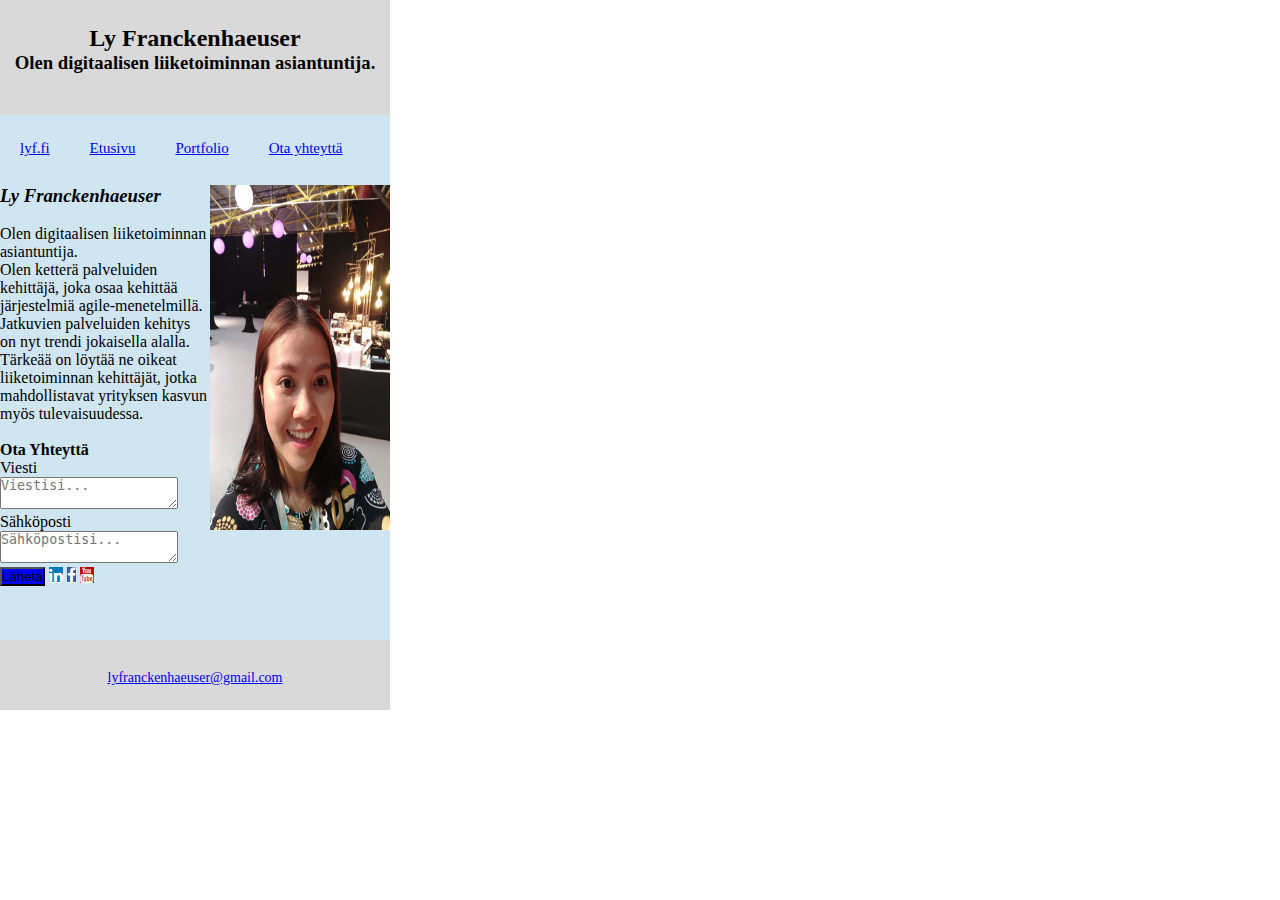
<file: etu.html>
<!DOCTYPE html>
<html lang="en">
<head>
    <meta charset="UTF-8">
    <meta name="viewport" content="width=device-width,initial-scale=1.0">
    <title></Franckenhaeuser></title>
     <link rel="stylesheet" href="style.css">
     <link rel="stylesheet" href="https://cdnjs.cloudflare.com/ajax/libs/font-awesome/4.7.0/css/font-awesome.min.css">
</head>
<body>
    
    <div class="header">
        <h2>Ly Franckenhaeuser</h2>
        <h3>Olen digitaalisen liiketoiminnan asiantuntija.</h3>
    </div>
    <div class="header_navigation">
        <nav class="header_navigation">
            <ul>
                <li><a href="index1.html" target="_blank">lyf.fi</a></li>
                <li><a href="etu.html" target="_blank">Etusivu</a></li>
                <li><a href="portfolio.html" target="_blank">Portfolio</a></li>
                <li><a href="ota.html" target="_blank">Ota yhteyttä</a></li>
            </ul>
        </nav>
    </div>
    
  
   
    <div class="content">
        <img src="Ly-kuva.jpg" alt=""></a>
        
        <h3><i>Ly Franckenhaeuser</i></h3>
            <br>
            <p>Olen digitaalisen liiketoiminnan asiantuntija. </p>
            <p>Olen ketterä palveluiden kehittäjä, joka osaa kehittää järjestelmiä agile-menetelmillä.</p>
            <p>Jatkuvien palveluiden kehitys on nyt trendi jokaisella alalla. </p>
            <p>Tärkeää on löytää ne oikeat liiketoiminnan kehittäjät, jotka mahdollistavat yrityksen kasvun myös tulevaisuudessa.</p>          
        <br>
            <h4> Ota Yhteyttä</h4>
            <form action=""method="">
               <label for="Viesti">Viesti</label>
                <br>
                <textarea name="Viesti" id ="Viestisi" placeholder="Viestisi..."></textarea>
                <br/>
                <lable for ="Sähköpostisi">Sähköposti</lable>
                <br>
                <textarea name="Sähköposti" id ="Sähköpostisi" placeholder="Sähköpostisi..."></textarea>
                
                <br/>
                <button type="submit" value="submit">Lähetä</button>
                <a href="#" class="fa fa-linkedin"></a>
                <a href="#" class="fa fa-facebook"></a>
                <a href="#" class="fa fa-youtube"></a>
                
            </form>
    </div>
    <div class="footer">
        <p><a href="mailto:lyfranckenhaeuser@gmail.com">lyfranckenhaeuser@gmail.com</a></p>
    </div>

</body>
</html>
</file>
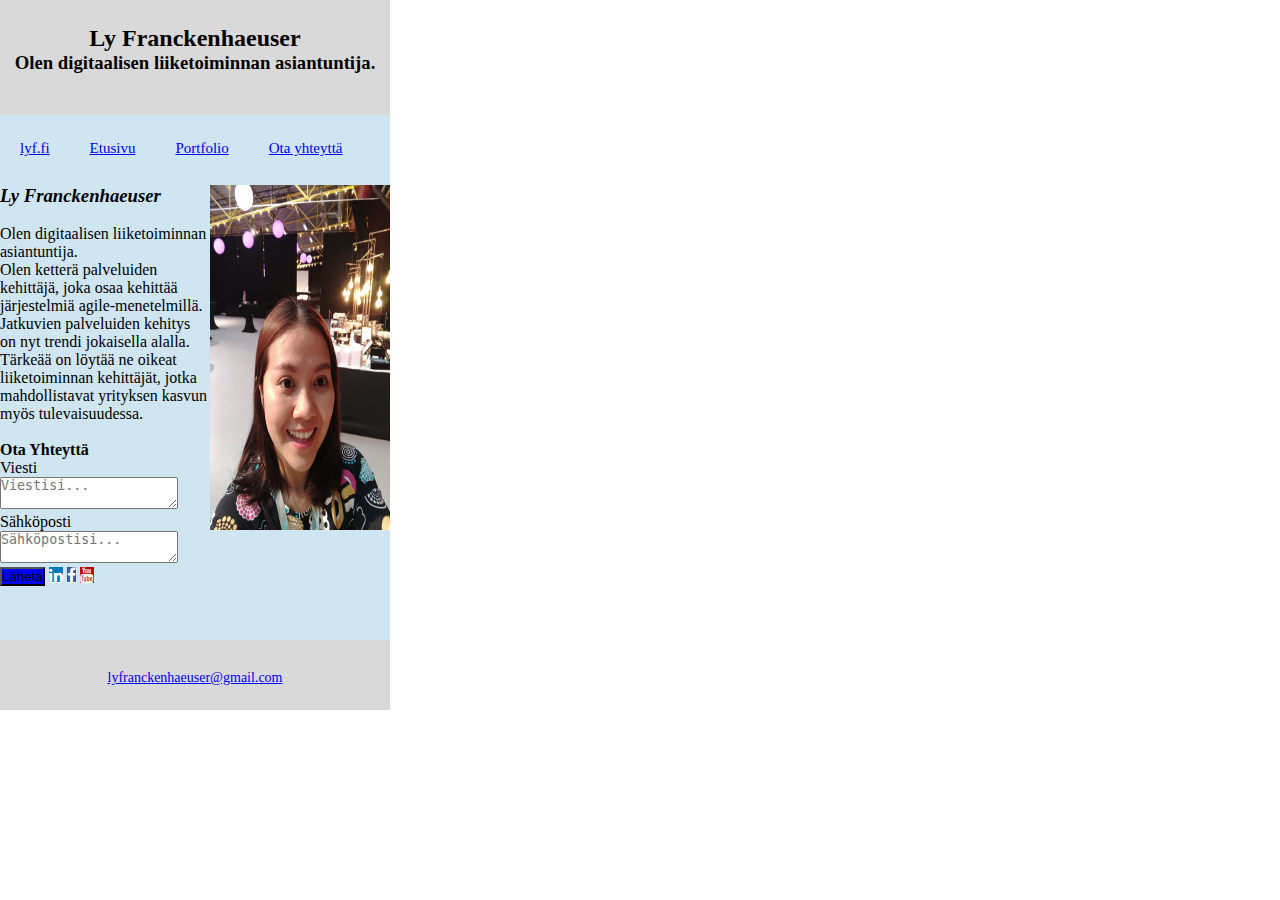
<file: index1.html>
<!DOCTYPE html>
<html lang="en">
<head>
    <meta charset="UTF-8">
    <meta name="viewport" content="width=device-width, initial-scale=1.0">
    <title>Document</title>
    <link rel="stylesheet" href="style.css">
    <link rel="stylesheet" href="https://cdnjs.cloudflare.com/ajax/libs/font-awesome/4.7.0/css/font-awesome.min.css">
</head>
<body>
    <div class="header">
        <h2>Ly Franckenhaeuser</h2>
        <h3>Olen digitaalisen liiketoiminnan asiantuntija.</h3>
    </div>
    <div class="header_navigation">
        <nav class="header_navigation">
            <ul>
                <li><a href="index1.html" target="_blank">lyf.fi</a></li>
                <li><a href="etu.html" target="_blank">Etusivu</a></li>
                <li><a href="portfolio.html" target="_blank">Portfolio</a></li>
                <li><a href="ota.html" target="_blank">Ota yhteyttä</a></li>
            </ul>
        </nav>
    </div>
    
  
   
    <div class="content">
        <img src="Ly-kuva.jpg" alt=""></a>
        
        <h3><i>Ly Franckenhaeuser</i></h3>
            <br>
            <p>Olen digitaalisen liiketoiminnan asiantuntija. </p>
            <p>Olen ketterä palveluiden kehittäjä, joka osaa kehittää järjestelmiä agile-menetelmillä.</p>
            <p>Jatkuvien palveluiden kehitys on nyt trendi jokaisella alalla. </p>
            <p>Tärkeää on löytää ne oikeat liiketoiminnan kehittäjät, jotka mahdollistavat yrityksen kasvun myös tulevaisuudessa.</p>          
        <br>
            <h4> Ota Yhteyttä</h4>
            <form action=""method="">
               <label for="Viesti">Viesti</label>
                <br>
                <textarea name="Viesti" id ="Viestisi" placeholder="Viestisi..."></textarea>
                <br/>
                <lable for ="Sähköpostisi">Sähköposti</lable>
                <br>
                <textarea name="Sähköposti" id ="Sähköpostisi" placeholder="Sähköpostisi..."></textarea>
                
                <br/>
                <button type="submit" value="submit">Lähetä</button>
                <a href="#" class="fa fa-linkedin"></a>
                <a href="#" class="fa fa-facebook"></a>
                <a href="#" class="fa fa-youtube"></a>

            </form>
    </div>
    <div class="footer">
        <p><a href="mailto:lyfranckenhaeuser@gmail.com">lyfranckenhaeuser@gmail.com</a></p>
       
    </div>

</body>
</html>
</file>
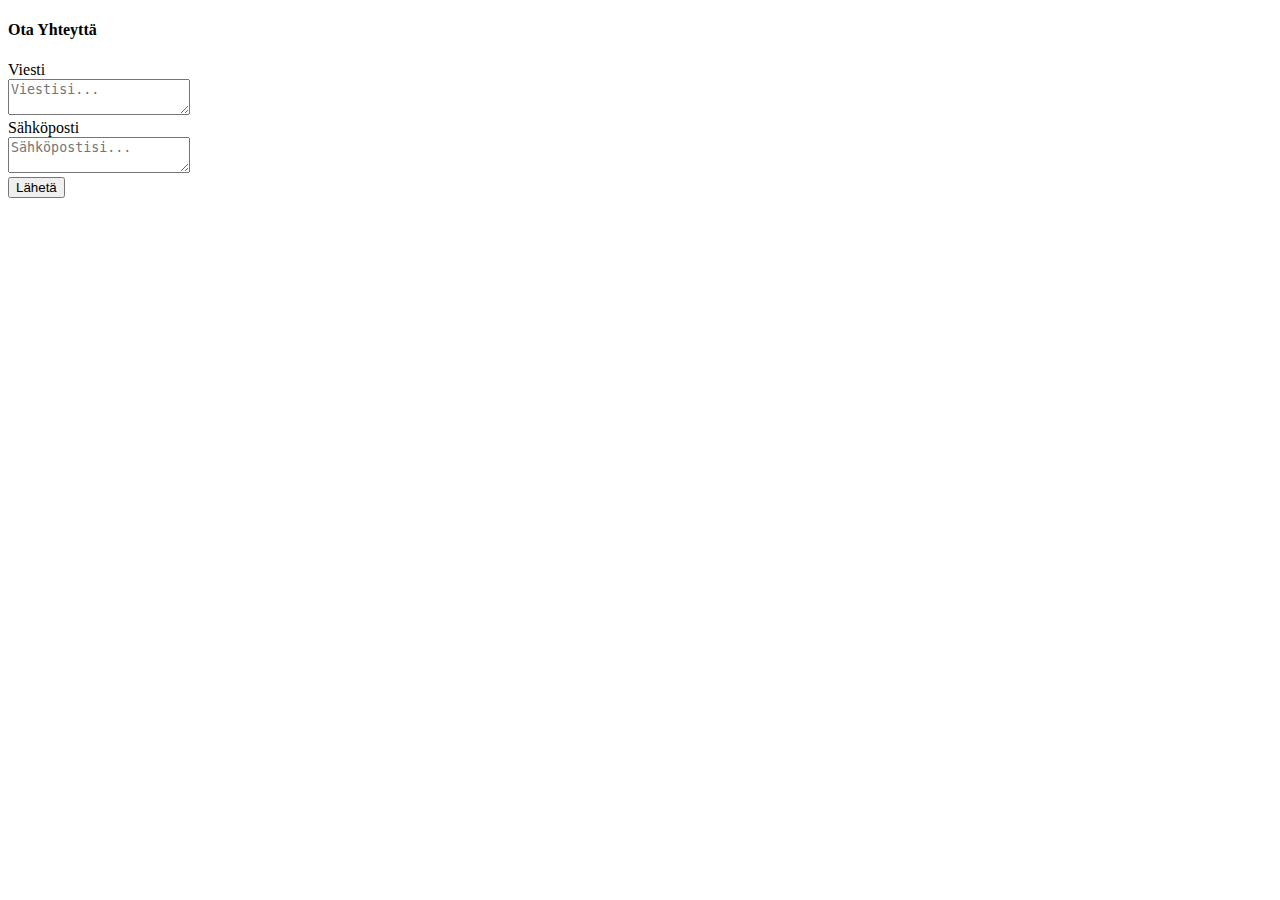
<file: ota.html>
<!DOCTYPE html>
<html lang="en">
<head>
    <meta charset="UTF-8">
    <meta name="viewport" content="width=device-width, initial-scale=1.0">
    <title>Ota Yhteyttä</title>
</head>
<body>
    <h4> Ota Yhteyttä</h4>
            <form action=""method="">
               <label for="Viesti">Viesti</label>
                <br>
                <textarea name="Viesti" id ="Viestisi" placeholder="Viestisi..."></textarea>
                <br/>
                <lable for ="Sähköpostisi">Sähköposti</lable>
                <br>
                <textarea name="Sähköposti" id ="Sähköpostisi" placeholder="Sähköpostisi..."></textarea>
                
                <br/>
                <button type="submit" value="submit">Lähetä</button>
                
            </form>
</body>
</html>
</file>
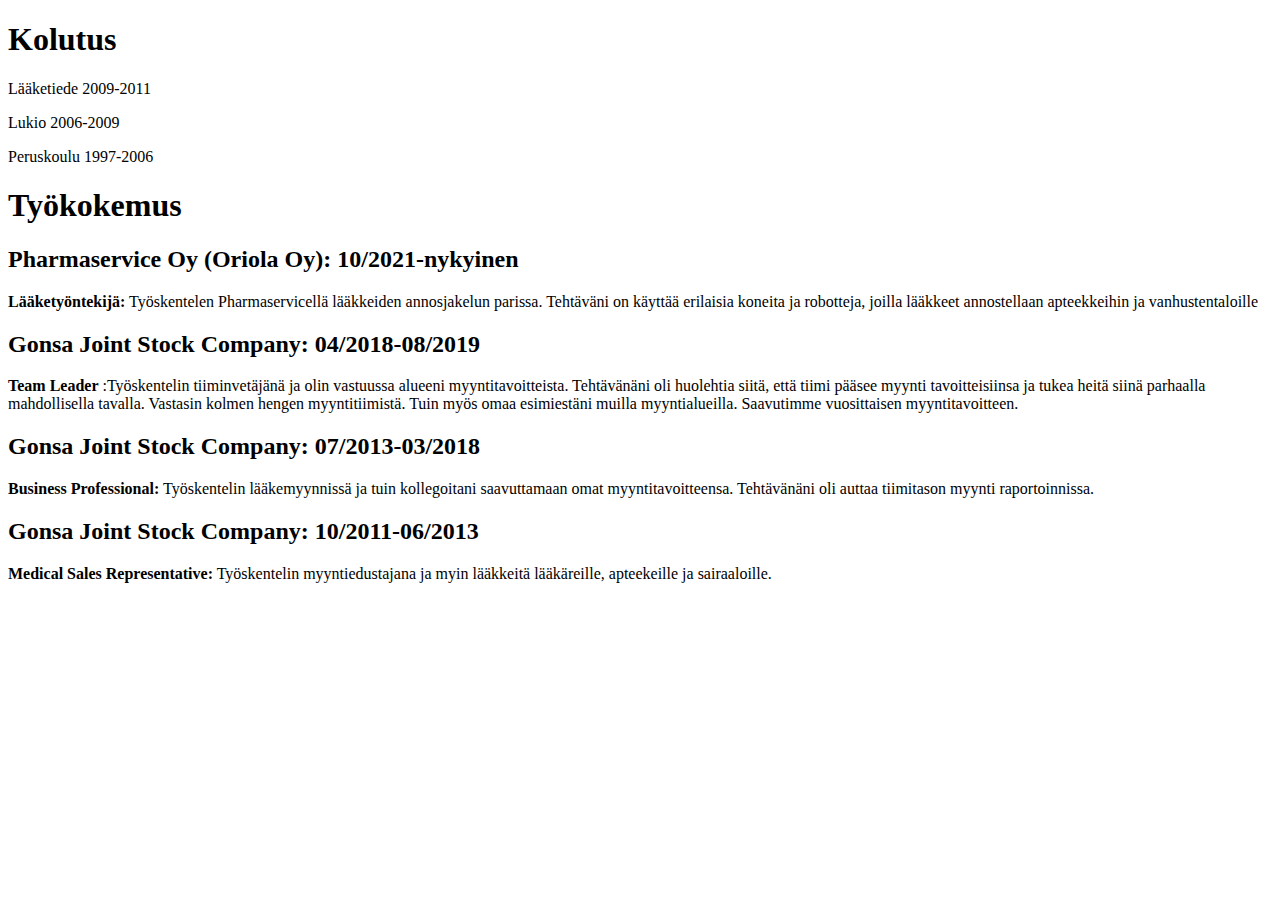
<file: portfolio.html>
<!DOCTYPE html>
<html lang="en">
<head>
    <meta charset="UTF-8">
    <meta name="viewport" content="width=device-width, initial-scale=1.0">
    <title>portfolio</title>
</head>
<body>
    <h1>Kolutus</h1>
   <p>Lääketiede   2009-2011</p>
   <p>Lukio        2006-2009</p>
   <p>Peruskoulu   1997-2006</p>
   <h1>Työkokemus</h1>
   <h2>Pharmaservice Oy (Oriola Oy):   10/2021-nykyinen </h2>
   <P><b>Lääketyöntekijä:</b>  Työskentelen Pharmaservicellä lääkkeiden annosjakelun parissa. Tehtäväni on käyttää erilaisia koneita ja robotteja, joilla lääkkeet annostellaan apteekkeihin ja vanhustentaloille</P>
    <h2>Gonsa Joint Stock Company:     04/2018-08/2019</h2>
    <p><b>Team Leader</b> :Työskentelin tiiminvetäjänä ja olin vastuussa alueeni myyntitavoitteista. Tehtävänäni oli huolehtia siitä, että tiimi pääsee myynti tavoitteisiinsa ja tukea heitä siinä parhaalla mahdollisella tavalla. Vastasin kolmen hengen myyntitiimistä. Tuin myös omaa esimiestäni muilla myyntialueilla. Saavutimme vuosittaisen myyntitavoitteen.</p>
    <h2>Gonsa Joint Stock Company:      07/2013-03/2018</h2>
    <p><b>Business Professional:</b> Työskentelin lääkemyynnissä ja tuin kollegoitani saavuttamaan omat myyntitavoitteensa. Tehtävänäni oli auttaa tiimitason myynti raportoinnissa.</p>
    <h2>Gonsa Joint Stock Company:      10/2011-06/2013</h2>
    <p><b>Medical Sales Representative:</b> Työskentelin myyntiedustajana ja myin lääkkeitä lääkäreille, apteekeille ja sairaaloille.</p>

</body>
</html>
</file>
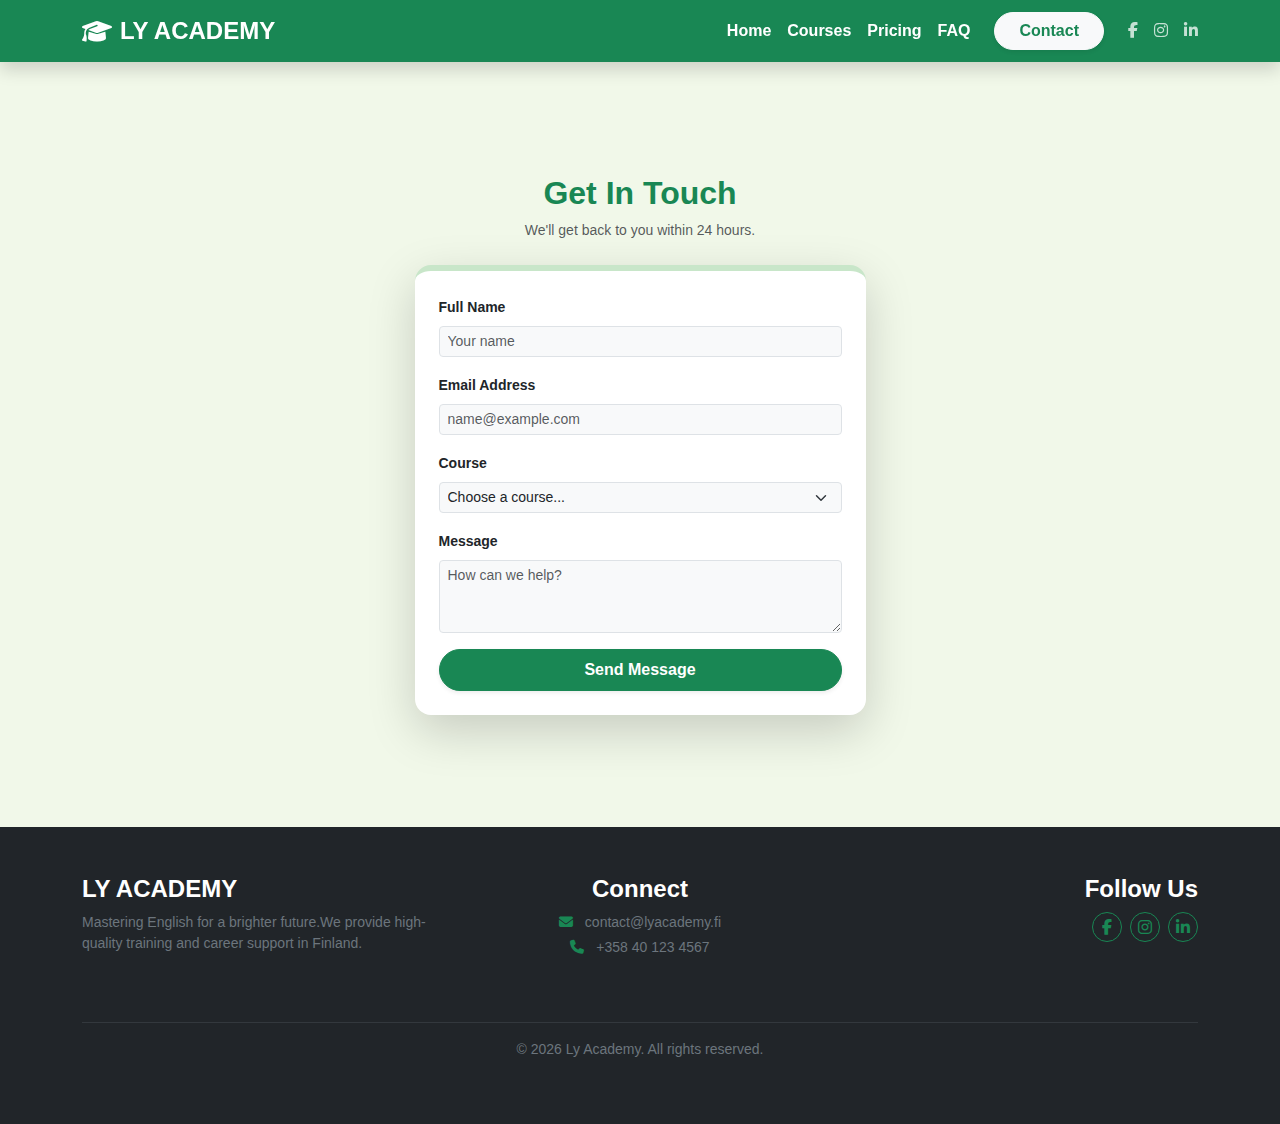
<file: bootstrap/contact.html>
<!DOCTYPE html>
<html lang="en">
<head>
    <meta charset="UTF-8">
    <meta name="viewport" content="width=device-width, initial-scale=1.0">
    <title> contact|Ly Academy</title>
    <meta name="description" content="Contact Ly Academy Helsinki today for course registration and free consultations.">
    <meta name="keywords" content="English School, Helsinki, IELTS, Business English, Ly Academy">
    <meta name="author" content="Ly Franckenhaeuser">
    <link href="https://cdn.jsdelivr.net/npm/bootstrap@5.3.2/dist/css/bootstrap.min.css" rel="stylesheet">
    <link rel="stylesheet" href="https://cdnjs.cloudflare.com/ajax/libs/font-awesome/6.4.0/css/all.min.css">
    
    <style>
        :root {
            --primary-theme: var(--bs-success);
            --dark-footer: var(--bs-gray-900);
            --section-bg: var(--bs-gray-100);
        }

        body { 
            font-family: 'Segoe UI', sans-serif;
            scroll-behavior: smooth; 
        }

        .navbar { background-color: var(--primary-theme) !important; 
        }
        .navbar-brand {
            display: flex;
            align-items: center;
            font-size: 1.5rem;
        }

        .nav-link.active {
            opacity: 1 !important;
            border-bottom: 2px solid white; 
        }
        .section-padding { padding: 90px 0; }

        .card {
            height: 100%;
            border: none;
            box-shadow: var(--bs-box-shadow-sm);
            transition: transform 0.3s ease;
        }
        .card:hover { transform: translateY(-10px); }
        .card-img-top { height: 220px; object-fit: cover; }
        .border-light-green {
            border-top: 6px solid #c8e6c9 !important; 
        }
        footer {
            background-color: var(--dark-footer);
            color: var(--bs-gray-500);
            padding: 60px 0;
        }
        footer h5 { color: var(--bs-white); }
    </style>
</head>
<body>

    <nav class="navbar navbar-expand-lg navbar-dark sticky-top shadow">
        <div class="container">
            <a class="navbar-brand fw-bold" href="index.html">
                <i class="fas fa-graduation-cap me-2"></i> 
                <span>LY ACADEMY</span>
            </a>
            <button class="navbar-toggler" type="button" data-bs-toggle="collapse" data-bs-target="#mainNavigation">
                <span class="navbar-toggler-icon"></span>
            </button>
            <div class="collapse navbar-collapse" id="mainNavigation">
                <ul class="navbar-nav ms-auto align-items-center">
                    <li class="nav-item"><a class="nav-link text-white fw-bold" href="index.html">Home</a></li>
                    <li class="nav-item"><a class="nav-link text-white fw-bold" href="courses.html">Courses</a></li>
                    <li class="nav-item"><a class="nav-link text-white fw-bold" href="pricing.html">Pricing</a></li>
                    <li class="nav-item"><a class="nav-link text-white fw-bold" href="faq.html">FAQ</a></li>
                    
                   <li class="nav-item d-flex align-items-center"><a class="btn btn-light text-success fw-bold shadow-sm ms-lg-3 px-4 rounded-pill" href="contact.html">Contact</a></li>
                    
                    <li class="nav-item ms-lg-4 d-flex gap-3 mt-3 mt-lg-0">
                        <a href="#" class="text-white opacity-75 hvr-scale"><i class="fab fa-facebook-f"></i></a>
                        <a href="#" class="text-white opacity-75 hvr-scale"><i class="fab fa-instagram"></i></a>
                        <a href="#" class="text-white opacity-75 hvr-scale"><i class="fab fa-linkedin-in"></i></a>
                    </li>
                </ul>
            </div>
        </div>
    </nav>
   <main id="alku" class="container-fluid p-0">
    <section id="contact" class="d-flex align-items-center" style="min-height: 85vh; background-color: #f1f8e9; padding: 40px 0;">
        <div class="container">
            <div class="row justify-content-center">
                <div class="col-lg-5 col-md-8">
                    
                    <div class="text-center mb-4">
                        <h2 class="fw-bold text-success">Get In Touch</h2>
                        <p class="text-muted small">We'll get back to you within 24 hours.</p>
                    </div>
                    
                    <form action="#" class="shadow-lg p-4 rounded-4 bg-white border-light-green">
                        <div class="mb-3">
                            <label class="form-label fw-bold small">Full Name</label>
                            <input type="text" class="form-control form-control-sm bg-light" placeholder="Your name" required>
                        </div>
                        <div class="mb-3">
                            <label class="form-label fw-bold small">Email Address</label>
                            <input type="email" class="form-control form-control-sm bg-light" placeholder="name@example.com" required>
                        </div>
                        <div class="mb-3">
                            <label class="form-label fw-bold small">Course</label>
                            <select class="form-select form-select-sm bg-light">
                                <option selected disabled>Choose a course...</option>
                                <option>IELTS Intensive</option>
                                <option>Business English</option>
                                <option>General English</option>
                            </select>
                        </div>
                        <div class="mb-3">
                            <label class="form-label fw-bold small">Message</label>
                            <textarea class="form-control form-control-sm bg-light" rows="3" placeholder="How can we help?"></textarea>
                        </div>
                        
                        <button type="submit" class="btn btn-success w-100 fw-bold rounded-pill shadow-sm py-2">
                            Send Message
                        </button>
                    </form>
                    
                </div>
            </div>
        </div>
    </section>
    <footer class="py-5 bg-dark text-secondary">
        <div class="container">
            <div class="row row-cols-md-3 text-center align-items-start">
            
                <div class="text-md-start">
                    <h4 class="fw-bold text-white">LY ACADEMY</h4>
                    <p class="small">Mastering English for a brighter future.We provide high-quality training and career support in Finland.</p>
                </div>
                
                <div>
                    <h4 class="fw-bold text-white">Connect</h4>
                    <p class="small mb-1"><i class="fas fa-envelope text-success me-2"></i> contact@lyacademy.fi</p>
                    <p class="small"><i class="fas fa-phone text-success me-2"></i> +358 40 123 4567</p>
                </div>

                <div class="text-md-end">
                    <h4 class="fw-bold text-white">Follow Us</h4>
                    <div class="d-flex justify-content-center justify-content-md-end gap-2">
                        <a href="#" class="btn btn-outline-success rounded-circle d-flex align-items-center justify-content-center" style="width: 30px; height: 30px;"><i class="fab fa-facebook-f"></i></a>
                        <a href="#" class="btn btn-outline-success rounded-circle d-flex align-items-center justify-content-center" style="width: 30px; height: 30px;"><i class="fab fa-instagram"></i></a>
                        <a href="#" class="btn btn-outline-success rounded-circle d-flex align-items-center justify-content-center" style="width: 30px; height: 30px;"><i class="fab fa-linkedin-in"></i></a>
                    </div>
                </div>
            </div>
            <hr class="mt-5 opacity-25 border-secondary">
            <p class="text-center small">&copy; 2026 Ly Academy. All rights reserved.</p>    
        </div>
    </footer>
      </main>
    <script src="https://cdn.jsdelivr.net/npm/bootstrap@5.3.2/dist/js/bootstrap.bundle.min.js"></script>
</body>
</html>
</file>
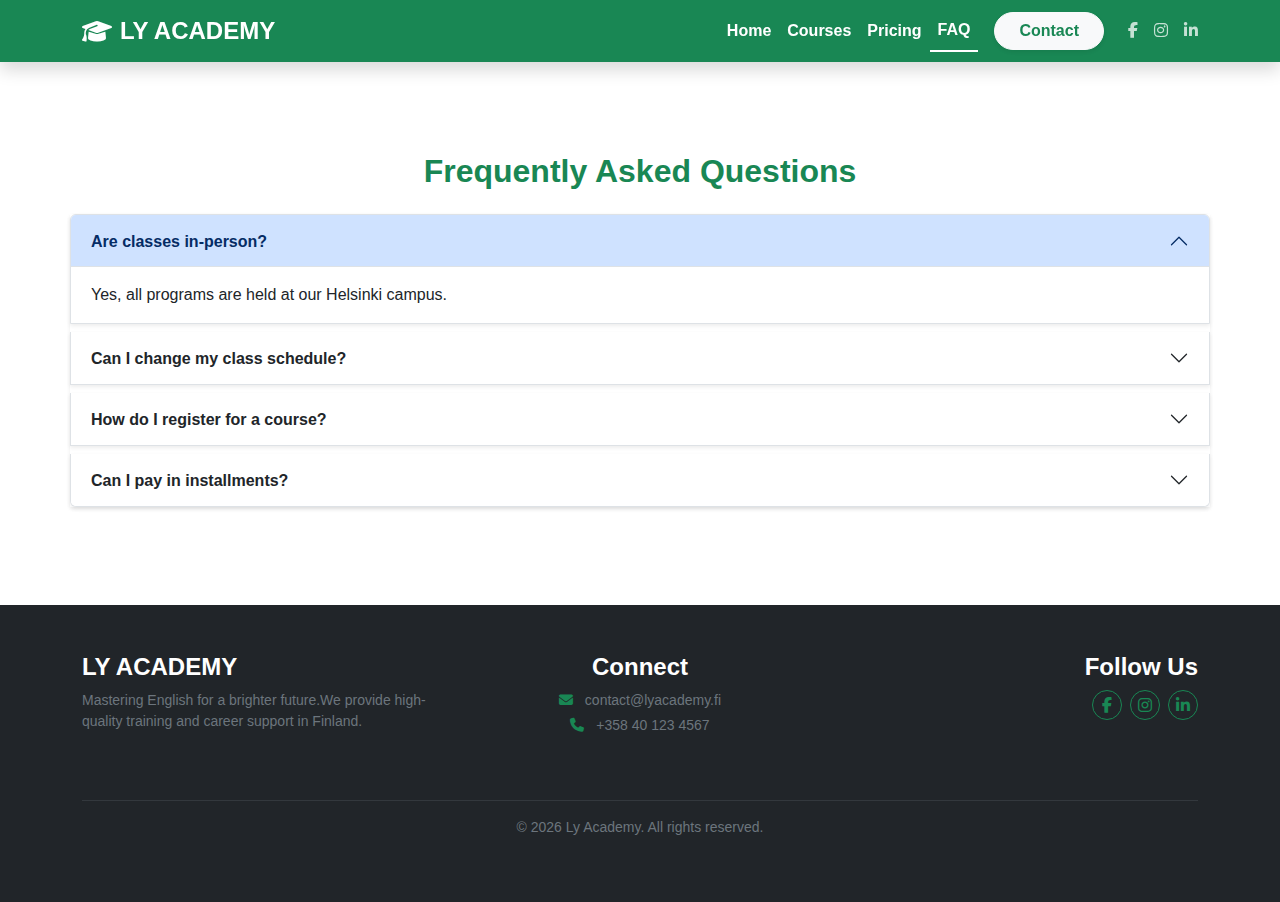
<file: bootstrap/faq.html>
<!DOCTYPE html>
<html lang="en">
<head>
    <meta charset="UTF-8">
    <meta name="viewport" content="width=device-width, initial-scale=1.0">
    <title>faq|Ly Academy  </title>
    <meta name="description" content="Quick answers about enrollment, schedules, and online classes at Ly Academy Helsinki.">
    <meta name="keywords" content="English School, Helsinki, IELTS, Business English, Ly Academy">
    <meta name="author" content="Ly Franckenhaeuser">
    <link href="https://cdn.jsdelivr.net/npm/bootstrap@5.3.2/dist/css/bootstrap.min.css" rel="stylesheet">
    <link rel="stylesheet" href="https://cdnjs.cloudflare.com/ajax/libs/font-awesome/6.4.0/css/all.min.css">
    
    <style>
        :root {
            --primary-theme: var(--bs-success);
            --dark-footer: var(--bs-gray-900);
            --section-bg: var(--bs-gray-100);
        }

        body { 
            font-family: 'Segoe UI', sans-serif;
            scroll-behavior: smooth; 
        }

        .navbar { background-color: var(--primary-theme) !important; 
        }
        .navbar-brand {
            display: flex;
            align-items: center;
            font-size: 1.5rem;
        }

        .nav-link.active {
            opacity: 1 !important;
            border-bottom: 2px solid white; 
        }
        .section-padding { padding: 90px 0; }

        .card {
            height: 100%;
            border: none;
            box-shadow: var(--bs-box-shadow-sm);
            transition: transform 0.3s ease;
        }
        .card:hover { transform: translateY(-10px); }
        .card-img-top { height: 220px; object-fit: cover; }

        footer {
            background-color: var(--dark-footer);
            color: var(--bs-gray-500);
            padding: 60px 0;
        }
        footer h5 { color: var(--bs-white); }
    </style>
</head>
<body>

    <nav class="navbar navbar-expand-lg navbar-dark sticky-top shadow">
        <div class="container">
            <a class="navbar-brand fw-bold" href="index.html">
                <i class="fas fa-graduation-cap me-2"></i> 
                <span>LY ACADEMY</span>
            </a>
            <button class="navbar-toggler" type="button" data-bs-toggle="collapse" data-bs-target="#mainNavigation">
                <span class="navbar-toggler-icon"></span>
            </button>
            <div class="collapse navbar-collapse" id="mainNavigation">
                <ul class="navbar-nav ms-auto align-items-center">
                    <li class="nav-item"><a class="nav-link text-white fw-bold" href="index.html">Home</a></li>
                    <li class="nav-item"><a class="nav-link text-white fw-bold" href="courses.html">Courses</a></li>
                    <li class="nav-item"><a class="nav-link text-white fw-bold" href="pricing.html">Pricing</a></li>
                    <li class="nav-item"><a class="nav-link text-white fw-bold active" href="faq.html">FAQ</a></li>
                    
                   <li class="nav-item d-flex align-items-center"><a class="btn btn-light text-success fw-bold shadow-sm ms-lg-3 px-4 rounded-pill" href="contact.html">Contact</a></li>
                    
                    <li class="nav-item ms-lg-4 d-flex gap-3 mt-3 mt-lg-0">
                        <a href="#" class="text-white opacity-75 hvr-scale"><i class="fab fa-facebook-f"></i></a>
                        <a href="#" class="text-white opacity-75 hvr-scale"><i class="fab fa-instagram"></i></a>
                        <a href="#" class="text-white opacity-75 hvr-scale"><i class="fab fa-linkedin-in"></i></a>
                    </li>
                </ul>
            </div>
        </div>
    </nav>
    <main id="alku" class="container-fluid p-0">
    <!--Haitari-->
    <section id="faq" class="container section-padding">
        <h2 class="text-center fw-bold mb-4 text-success">Frequently Asked Questions</h2>
        <div class="accordion shadow-sm" id="faqAccordion">
            
            <div class="accordion-item shadow-sm mb-2">
                <h2 class="accordion-header">
                    <button class="accordion-button fw-bold" type="button" data-bs-toggle="collapse" data-bs-target="#faq1">
                        Are classes in-person?
                    </button>
                </h2>
                <div id="faq1" class="accordion-collapse collapse show" data-bs-parent="#faqAccordion">
                    <div class="accordion-body">Yes, all programs are held at our Helsinki campus.
                    </div>
                    
                </div>
            </div>

            <div class="accordion-item shadow-sm mb-2">
                <h2 class="accordion-header">
                    <button class="accordion-button collapsed fw-bold" type="button" data-bs-toggle="collapse" data-bs-target="#faq2">
                        Can I change my class schedule?
                    </button>
                </h2>
                <div id="faq2" class="accordion-collapse collapse" data-bs-parent="#faqAccordion">
                    <div class="accordion-body">
                        Certainly! You can switch between morning and evening sessions within the first week of the course.
                    </div>
                </div>
            </div>

            <div class="accordion-item shadow-sm mb-2">
                <h2 class="accordion-header">
                    <button class="accordion-button collapsed fw-bold" type="button" data-bs-toggle="collapse" data-bs-target="#faq3">
                        How do I register for a course?
                    </button>
                </h2>
                <div id="faq3" class="accordion-collapse collapse" data-bs-parent="#faqAccordion">
                    <div class="accordion-body">
                        You can register by filling out the form on our <strong>Contact</strong> page or by visiting our office in Helsinki.
                    </div>
                </div>
            </div>

            <div class="accordion-item shadow-sm mb-2">
                <h2 class="accordion-header">
                    <button class="accordion-button collapsed fw-bold" type="button" data-bs-toggle="collapse" data-bs-target="#faq4">
                        Can I pay in installments?
                    </button>
                </h2>
                <div id="faq4" class="accordion-collapse collapse" data-bs-parent="#faqAccordion">
                    <div class="accordion-body">
                        Yes, for courses longer than 8 weeks, we support splitting the tuition fee into 2-3 installments.
                            </div>
                    </div>
                </div>
            </div>
        </div> 
    </section>
  
    <footer class="py-5 bg-dark text-secondary">
        <div class="container">
            <div class="row row-cols-md-3 text-center align-items-start">
            
                <div class="text-md-start">
                    <h4 class="fw-bold text-white">LY ACADEMY</h4>
                    <p class="small">Mastering English for a brighter future.We provide high-quality training and career support in Finland.</p>
                </div>
                
                <div>
                    <h4 class="fw-bold text-white">Connect</h4>
                    <p class="small mb-1"><i class="fas fa-envelope text-success me-2"></i> contact@lyacademy.fi</p>
                    <p class="small"><i class="fas fa-phone text-success me-2"></i> +358 40 123 4567</p>
                </div>

                <div class="text-md-end">
                    <h4 class="fw-bold text-white">Follow Us</h4>
                    <div class="d-flex justify-content-center justify-content-md-end gap-2">
                        <a href="#" class="btn btn-outline-success rounded-circle d-flex align-items-center justify-content-center" style="width: 30px; height: 30px;"><i class="fab fa-facebook-f"></i></a>
                        <a href="#" class="btn btn-outline-success rounded-circle d-flex align-items-center justify-content-center" style="width: 30px; height: 30px;"><i class="fab fa-instagram"></i></a>
                        <a href="#" class="btn btn-outline-success rounded-circle d-flex align-items-center justify-content-center" style="width: 30px; height: 30px;"><i class="fab fa-linkedin-in"></i></a>
                    </div>
                </div>
            </div>
            <hr class="mt-5 opacity-25 border-secondary">
            <p class="text-center small">&copy; 2026 Ly Academy. All rights reserved.</p>    
        </div>
    </footer>
      </main>
    <script src="https://cdn.jsdelivr.net/npm/bootstrap@5.3.2/dist/js/bootstrap.bundle.min.js"></script>
</body>
</html>
</file>
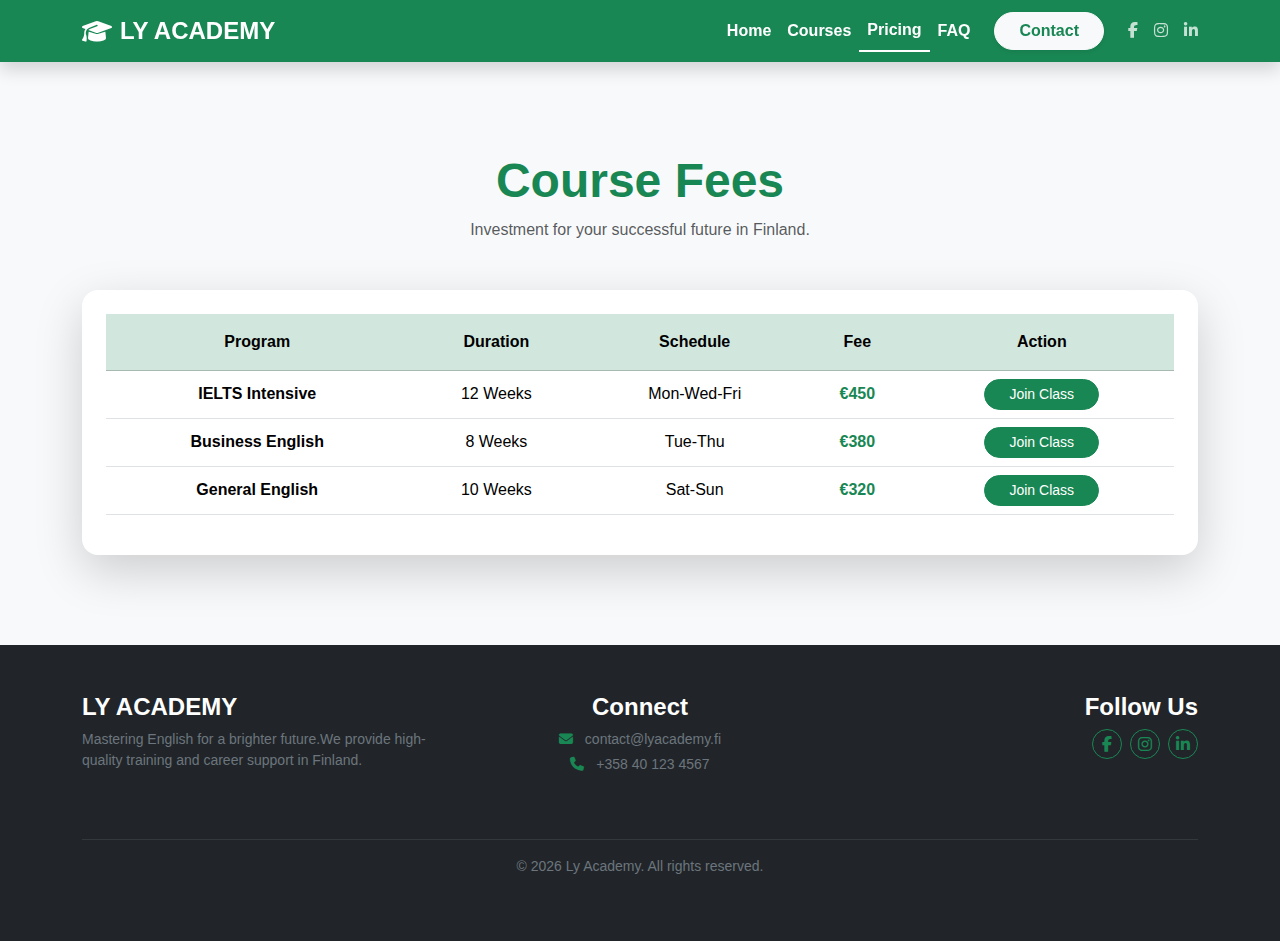
<file: bootstrap/pricing.html>
<!DOCTYPE html>
<html lang="en">
<head>
    <meta charset="UTF-8">
    <meta name="viewport" content="width=device-width, initial-scale=1.0">
    <title>pricing |Ly Academy</title>
    <meta name="description" content="Check course fees and flexible payment options at Ly Academy. Affordable English education in Helsinki.">
    <meta name="keywords" content="English School, Helsinki, IELTS, Business English, Ly Academy">
    <meta name="author" content="Ly Franckenhaeuser">
    <link href="https://cdn.jsdelivr.net/npm/bootstrap@5.3.2/dist/css/bootstrap.min.css" rel="stylesheet">
    <link rel="stylesheet" href="https://cdnjs.cloudflare.com/ajax/libs/font-awesome/6.4.0/css/all.min.css">
    
    <style>
        :root {
            --primary-theme: var(--bs-success);
            --dark-footer: var(--bs-gray-900);
            --section-bg: var(--bs-gray-100);
        }

        body { 
            font-family: 'Segoe UI', sans-serif;
            scroll-behavior: smooth; 
        }

        .navbar { background-color: var(--primary-theme) !important; 
        }
        .navbar-brand {
            display: flex;
            align-items: center;
            font-size: 1.5rem;
        }
        .nav-link.active {
            opacity: 1 !important;
            border-bottom: 2px solid white; 
        }
        .section-padding { padding: 90px 0; }

        .card {
            height: 100%;
            border: none;
            box-shadow: var(--bs-box-shadow-sm);
            transition: transform 0.3s ease;
        }
        .card:hover { transform: translateY(-10px); }
        .card-img-top { height: 220px; object-fit: cover; }

        footer {
            background-color: var(--dark-footer);
            color: var(--bs-gray-500);
            padding: 60px 0;
        }
        footer h5 { color: var(--bs-white); }
        .hvr-scale:hover { transform: scale(1.2); transition: 0.3s; }
    </style>
</head>
<body>

    <nav class="navbar navbar-expand-lg navbar-dark sticky-top shadow">
        <div class="container">
            <a class="navbar-brand fw-bold" href="index.html">
                <i class="fas fa-graduation-cap me-2"></i> 
                <span>LY ACADEMY</span>
            </a>
            <button class="navbar-toggler" type="button" data-bs-toggle="collapse" data-bs-target="#mainNavigation">
                <span class="navbar-toggler-icon"></span>
            </button>
            <div class="collapse navbar-collapse" id="mainNavigation">
                <ul class="navbar-nav ms-auto align-items-center">
                    <li class="nav-item"><a class="nav-link text-white fw-bold" href="index.html">Home</a></li>
                    <li class="nav-item"><a class="nav-link text-white fw-bold" href="courses.html">Courses</a></li>
                    <li class="nav-item"><a class="nav-link text-white fw-bold active" href="pricing.html">Pricing</a></li>
                    <li class="nav-item"><a class="nav-link text-white fw-bold" href="faq.html">FAQ</a></li>
                    
                   <li class="nav-item d-flex align-items-center"><a class="btn btn-light text-success fw-bold shadow-sm ms-lg-3 px-4 rounded-pill" href="contact.html">Contact</a></li>
                    
                    <li class="nav-item ms-lg-4 d-flex gap-3 mt-3 mt-lg-0">
                        <a href="#" class="text-white opacity-75 hvr-scale"><i class="fab fa-facebook-f"></i></a>
                        <a href="#" class="text-white opacity-75 hvr-scale"><i class="fab fa-instagram"></i></a>
                        <a href="#" class="text-white opacity-75 hvr-scale"><i class="fab fa-linkedin-in"></i></a>
                    </li>
                </ul>
            </div>
        </div>
    </nav>
    <main id="alku" class="container-fluid p-0">
        <section id="pricing" class="section-padding bg-light">
            <div class="container">
                <div class="text-center mb-5">
                    <h2 class="fw-bold text-success display-5">Course Fees</h2>
                    <p class="text-muted">Investment for your successful future in Finland.</p>
                </div>
                
                <div class="table-responsive shadow-lg bg-white p-4 rounded-4">
                    <table class="table table-hover align-middle text-center">
                        <thead class="table-success">
                            <tr class="text-success">
                                <th class="py-3">Program</th>
                                <th class="py-3">Duration</th>
                                <th class="py-3">Schedule</th>
                                <th class="py-3">Fee</th>
                                <th class="py-3">Action</th>
                            </tr>
                        </thead>
                        <tbody>
                            <tr>
                                <td class="fw-bold">IELTS Intensive</td>
                                <td>12 Weeks</td>
                                <td>Mon-Wed-Fri</td>
                                <td class="text-success fw-bold">€450</td>
                                <td><a href="contact.html" class="btn btn-sm btn-success rounded-pill px-4">Join Class</a></td>
                            </tr>
                            <tr>
                                <td class="fw-bold">Business English</td>
                                <td>8 Weeks</td>
                                <td>Tue-Thu</td>
                                <td class="text-success fw-bold">€380</td>
                                <td><a href="contact.html" class="btn btn-sm btn-success rounded-pill px-4">Join Class</a></td>
                            </tr>
                            <tr>
                                <td class="fw-bold">General English</td>
                                <td>10 Weeks</td>
                                <td>Sat-Sun</td>
                                <td class="text-success fw-bold">€320</td>
                                <td><a href="contact.html" class="btn btn-sm btn-success rounded-pill px-4">Join Class</a></td>
                            </tr>
                        </tbody>
                    </table>
                </div>
            </div>
    
    </section>
    <footer class="py-5 bg-dark text-secondary">
        <div class="container">
            <div class="row row-cols-md-3 text-center align-items-start">
            
                <div class="text-md-start">
                    <h4 class="fw-bold text-white">LY ACADEMY</h4>
                    <p class="small">Mastering English for a brighter future.We provide high-quality training and career support in Finland.</p>
                </div>
                
                <div>
                    <h4 class="fw-bold text-white">Connect</h4>
                    <p class="small mb-1"><i class="fas fa-envelope text-success me-2"></i> contact@lyacademy.fi</p>
                    <p class="small"><i class="fas fa-phone text-success me-2"></i> +358 40 123 4567</p>
                </div>

                <div class="text-md-end">
                    <h4 class="fw-bold text-white">Follow Us</h4>
                    <div class="d-flex justify-content-center justify-content-md-end gap-2">
                        <a href="#" class="btn btn-outline-success rounded-circle d-flex align-items-center justify-content-center" style="width: 30px; height: 30px;"><i class="fab fa-facebook-f"></i></a>
                        <a href="#" class="btn btn-outline-success rounded-circle d-flex align-items-center justify-content-center" style="width: 30px; height: 30px;"><i class="fab fa-instagram"></i></a>
                        <a href="#" class="btn btn-outline-success rounded-circle d-flex align-items-center justify-content-center" style="width: 30px; height: 30px;"><i class="fab fa-linkedin-in"></i></a>
                    </div>
                </div>
            </div>
            <hr class="mt-5 opacity-25 border-secondary">
            <p class="text-center small">&copy; 2026 Ly Academy. All rights reserved.</p>    
        </div>
    </footer>
      </main>
    <script src="https://cdn.jsdelivr.net/npm/bootstrap@5.3.2/dist/js/bootstrap.bundle.min.js"></script>
</body>
</html>
</file>
<file: style.css>
*{
    padding: 0px;
    margin: 0px;
    
}
    
.header{
    width: 390px;
    height: 90px;
    background: #D9D9D9;
    text-align: center;
    font: Arial;
    padding-top: 25px;
    
}
.header_navigation{
    width: 390px;
    height: 70px;
    color: blue;
    font-size: 15px;
    background-color:#CFE5F1;
    text-decoration: none;
    text-align: center;
     
}
.header_navigation ul{
    list-style: none;
}
.header_navigation ul li{
    float:left;
    line-height: 67px;
    padding: 0px 20px;
    
   
} 
.content{
    width: 390px;
    height: 455px;
    font-style: Arial;
    background-color: #CFE5F1;
   
    
}
.content img{
    height: 345px;
    width: 180px;
    float: right;
}
.content button{
    background-color:  blue;


}
.fa-linkedin {
    background: #007bb5;
    color: white;
    
}   
.fa-facebook {
    background: #3B5998;
    color: white;
   
  }
.fa-youtube {
    background: #bb0000;
    color: white;
   
}
.footer{
    width: 390px;
    height: 40px;
    background-color: #D9D9D9;
    text-align: center;
    padding-top: 30px;
    font-size: 14px;

}
</file>
